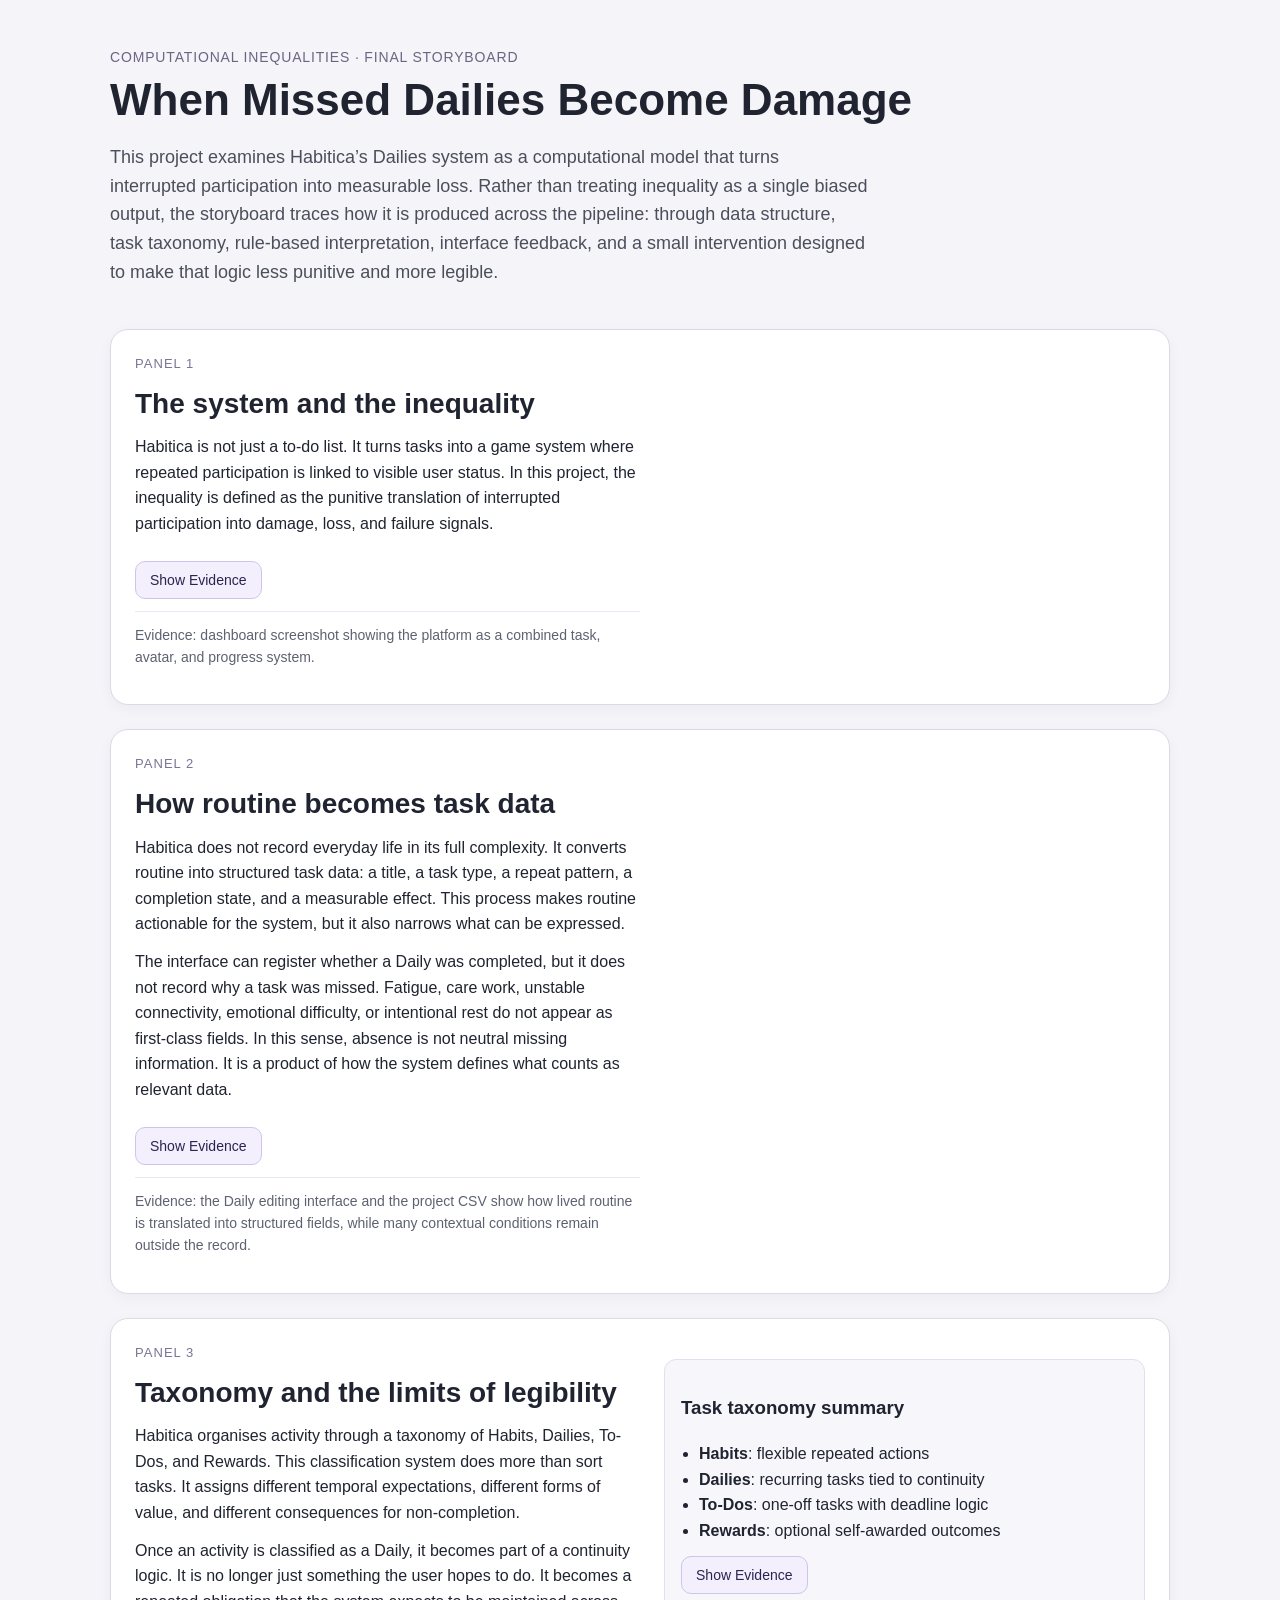
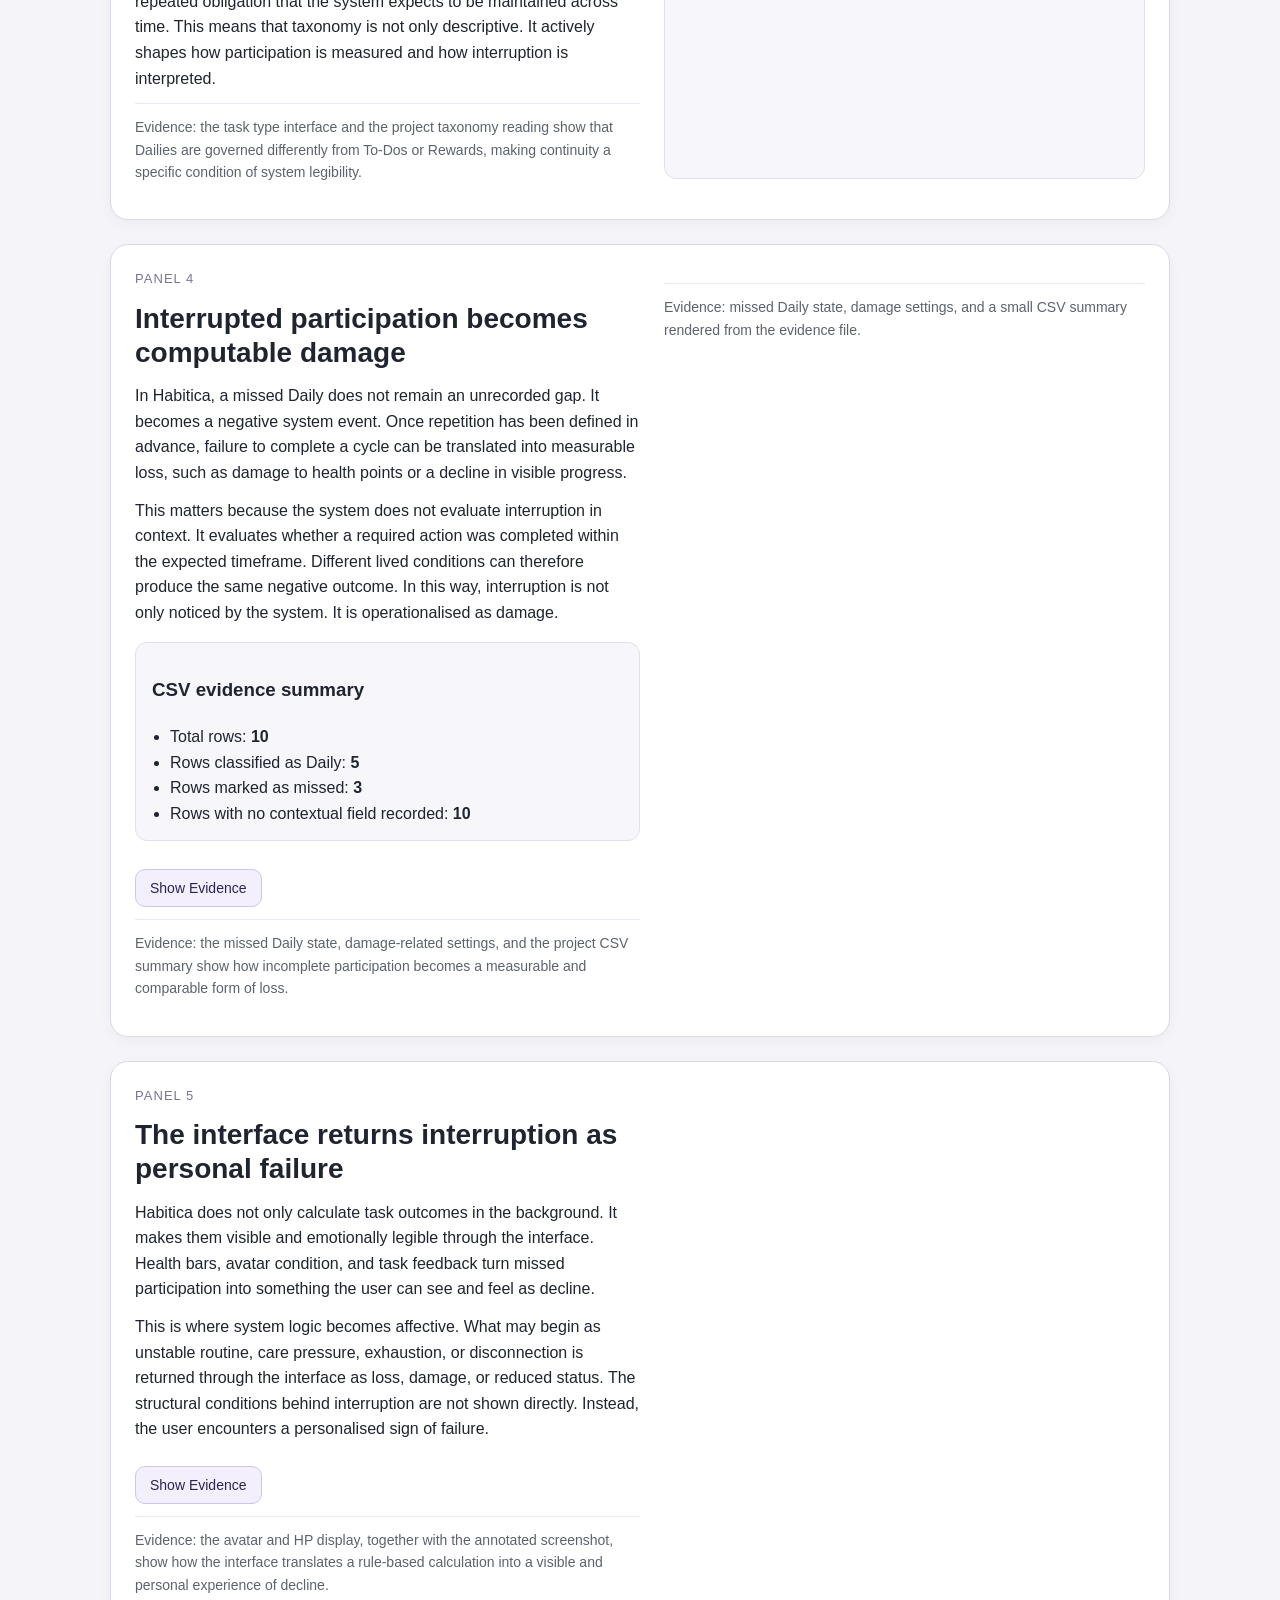
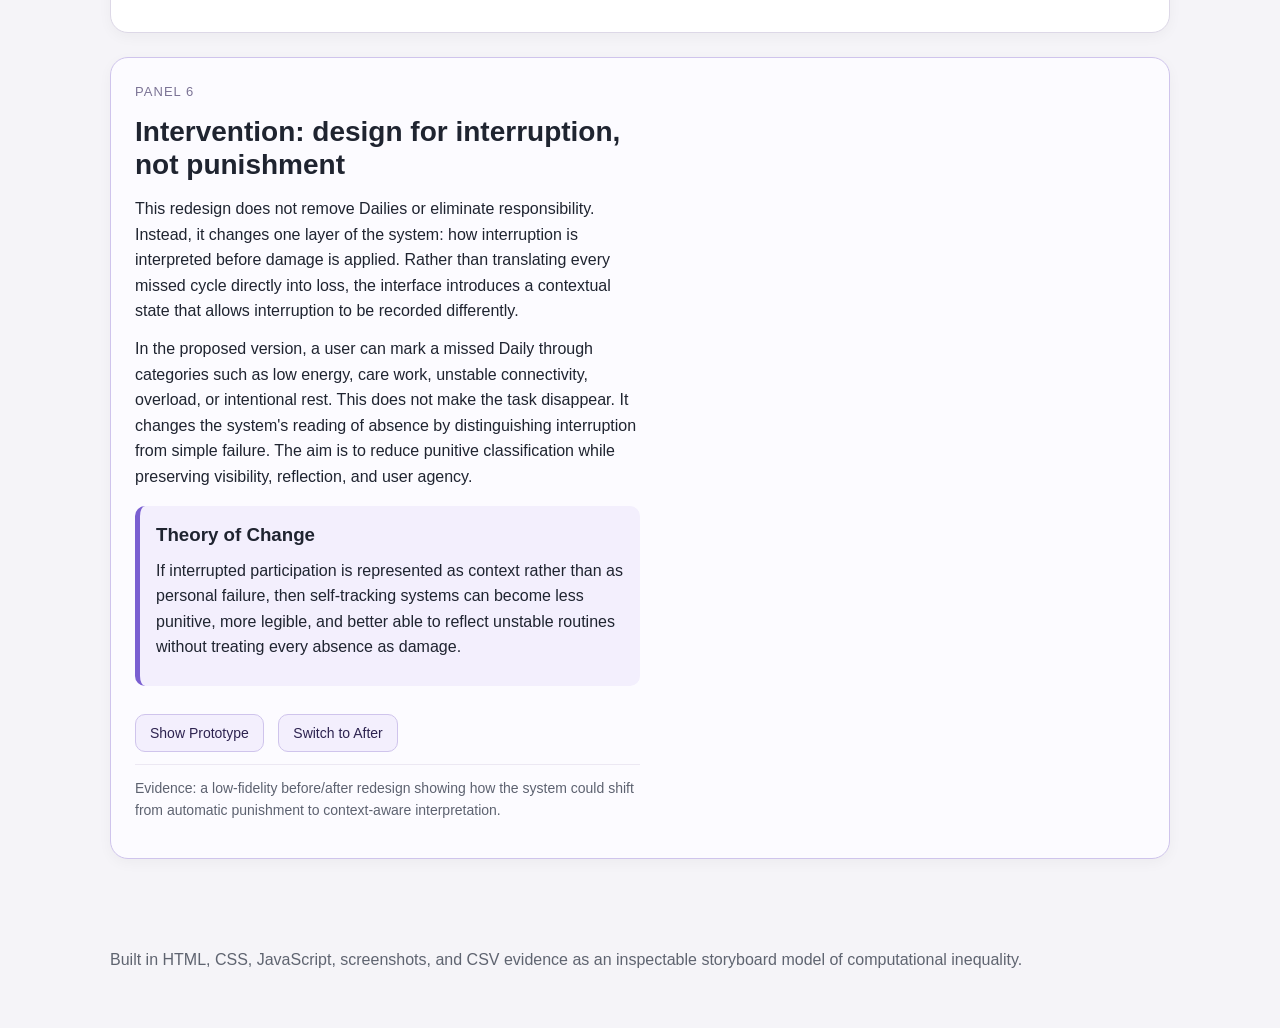
<file: index.html>
<!DOCTYPE html>
<html lang="en">
<head>
    <meta charset="UTF-8" />
    <meta name="viewport" content="width=device-width, initial-scale=1.0" />
    <title>When Missed Dailies Become Damage</title>
    <link rel="stylesheet" href="style.css" />
</head>
<body>
    <header class="site-header">
    <p class="eyebrow">Computational Inequalities · Final Storyboard</p>
    <h1>When Missed Dailies Become Damage</h1>
    <p class="intro">
    This project examines Habitica’s Dailies system as a computational model that turns interrupted participation into measurable loss. Rather than
    treating inequality as a single biased output, the storyboard traces how it is produced across the pipeline: through data structure, task taxonomy,
    rule-based interpretation, interface feedback, and a small intervention designed to make that logic less punitive and more legible.
    </p>
</header>

    <main class="storyboard">
    <section class="panel">
        <div class="panel-text">
        <p class="panel-number">Panel 1</p>
        <h2>The system and the inequality</h2>
        <p>
            Habitica is not just a to-do list. It turns tasks into a game system where repeated participation is linked to visible user status. In this project, the inequality is defined as the punitive translation of interrupted participation into damage, loss, and failure signals.
        </p>
        <button class="toggle-btn" data-target="evidence-1">Show Evidence</button>
        <p class="caption">
            Evidence: dashboard screenshot showing the platform as a combined task, avatar, and progress system.
        </p>
        </div>
        <div class="panel-media hidden-panel" id="evidence-1">
    <img src="00_evidence/screenshots/01_dashboard.png" alt="Habitica dashboard notes" />
</div>
    </section>

    <section class="panel">
        <div class="panel-text">
    <p class="panel-number">Panel 2</p>
    <h2>How routine becomes task data</h2>
    <p>
    Habitica does not record everyday life in its full complexity. It converts
    routine into structured task data: a title, a task type, a repeat pattern,
    a completion state, and a measurable effect. This process makes routine
    actionable for the system, but it also narrows what can be expressed.
    </p>
    <p>
    The interface can register whether a Daily was completed, but it does not
    record why a task was missed. Fatigue, care work, unstable connectivity,
    emotional difficulty, or intentional rest do not appear as first-class
    fields. In this sense, absence is not neutral missing information. It is a
    product of how the system defines what counts as relevant data.
    </p>
    <button class="toggle-btn" data-target="evidence-2">Show Evidence</button>
    <p class="caption">
    Evidence: the Daily editing interface and the project CSV show how lived
    routine is translated into structured fields, while many contextual
    conditions remain outside the record.
    </p>
</div>
        <div class="panel-media two-up hidden-panel" id="evidence-2">
        <img src="00_evidence/screenshots/03_edit_daily.png" alt="Edit Daily interface screenshot" />
        <img src="00_evidence/screenshots/02_dailies_list.png" alt="Dailies list screenshot" />
        </div>
    </section>

    <section class="panel">
        <div class="panel-text">
    <p class="panel-number">Panel 3</p>
    <h2>Taxonomy and the limits of legibility</h2>
    <p>
    Habitica organises activity through a taxonomy of Habits, Dailies, To-Dos,
    and Rewards. This classification system does more than sort tasks. It
    assigns different temporal expectations, different forms of value, and
    different consequences for non-completion.
    </p>
    <p>
    Once an activity is classified as a Daily, it becomes part of a continuity
    logic. It is no longer just something the user hopes to do. It becomes a
    repeated obligation that the system expects to be maintained across time.
    This means that taxonomy is not only descriptive. It actively shapes how
    participation is measured and how interruption is interpreted.
    </p>
    <p class="caption">
    Evidence: the task type interface and the project taxonomy reading show that
    Dailies are governed differently from To-Dos or Rewards, making continuity
    a specific condition of system legibility.
    </p>
</div>
        <div class="panel-media hidden-panel" id="evidence-3">
        <img src="00_evidence/screenshots/05_task_types.png" alt="Task types screenshot" />
        </div>
        <div class="mini-stats">
    <h3>Task taxonomy summary</h3>
    <ul>
    <li><strong>Habits</strong>: flexible repeated actions</li>
    <li><strong>Dailies</strong>: recurring tasks tied to continuity</li>
    <li><strong>To-Dos</strong>: one-off tasks with deadline logic</li>
    <li><strong>Rewards</strong>: optional self-awarded outcomes</li>
    </ul>
    <button class="toggle-btn" data-target="evidence-3">Show Evidence</button>
</div>
    </section>

    <section class="panel">
        <div class="panel-text">
    <p class="panel-number">Panel 4</p>
    <h2>Interrupted participation becomes computable damage</h2>
    <p>
    In Habitica, a missed Daily does not remain an unrecorded gap. It becomes a
    negative system event. Once repetition has been defined in advance, failure
    to complete a cycle can be translated into measurable loss, such as damage
    to health points or a decline in visible progress.
    </p>
    <p>
    This matters because the system does not evaluate interruption in context.
    It evaluates whether a required action was completed within the expected
    timeframe. Different lived conditions can therefore produce the same
    negative outcome. In this way, interruption is not only noticed by the
    system. It is operationalised as damage.
    </p>
    <div class="mini-stats" id="csv-summary">
    <p>Loading CSV summary…</p>
    </div>
    <button class="toggle-btn" data-target="evidence-4">Show Evidence</button>
    <p class="caption">
    Evidence: the missed Daily state, damage-related settings, and the project
    CSV summary show how incomplete participation becomes a measurable and
    comparable form of loss.
    </p>
</div>
        <p class="caption">
            Evidence: missed Daily state, damage settings, and a small CSV summary
            rendered from the evidence file.
        </p>
        </div>
        <div class="panel-media two-up hidden-panel" id="evidence-4">
        <img src="00_evidence/screenshots/07_missed_daily_state.png" alt="Missed daily state screenshot" />
        <img src="00_evidence/screenshots/06_settings_pause_damage.jpg" alt="Pause damage setting screenshot" />
        </div>
    </section>

    <section class="panel">
        <div class="panel-text">
    <p class="panel-number">Panel 5</p>
    <h2>The interface returns interruption as personal failure</h2>
    <p>
    Habitica does not only calculate task outcomes in the background. It makes
    them visible and emotionally legible through the interface. Health bars,
    avatar condition, and task feedback turn missed participation into
    something the user can see and feel as decline.
    </p>
    <p>
    This is where system logic becomes affective. What may begin as unstable
    routine, care pressure, exhaustion, or disconnection is returned through
    the interface as loss, damage, or reduced status. The structural conditions
    behind interruption are not shown directly. Instead, the user encounters a
    personalised sign of failure.
    </p>
    <button class="toggle-btn" data-target="evidence-5">Show Evidence</button>
    <p class="caption">
    Evidence: the avatar and HP display, together with the annotated screenshot,
    show how the interface translates a rule-based calculation into a visible
    and personal experience of decline.
    </p>
</div>
        <div class="panel-media two-up hidden-panel" id="evidence-5">
        <img src="00_evidence/screenshots/04_avatar_hp.jpg" alt="Avatar and HP screenshot" />
        <img src="00_evidence/screenshots/08_notes.png" alt="Annotated screenshot" />
        </div>
    </section>
    <section class="panel intervention">
  <div class="panel-text">
    <p class="panel-number">Panel 6</p>
    <h2>Intervention: design for interruption, not punishment</h2>
    <p>
      This redesign does not remove Dailies or eliminate responsibility. Instead,
      it changes one layer of the system: how interruption is interpreted before
      damage is applied. Rather than translating every missed cycle directly into
      loss, the interface introduces a contextual state that allows interruption
      to be recorded differently.
    </p>
    <p>
      In the proposed version, a user can mark a missed Daily through categories
      such as low energy, care work, unstable connectivity, overload, or
      intentional rest. This does not make the task disappear. It changes the
      system's reading of absence by distinguishing interruption from simple
      failure. The aim is to reduce punitive classification while preserving
      visibility, reflection, and user agency.
    </p>
    <div class="toc-box">
      <h3>Theory of Change</h3>
      <p>
        If interrupted participation is represented as context rather than as
        personal failure, then self-tracking systems can become less punitive,
        more legible, and better able to reflect unstable routines without
        treating every absence as damage.
      </p>
    </div>
    <button class="toggle-btn" data-target="evidence-6">Show Prototype</button>
    <button class="switch-btn" id="switch-mode-btn">Switch to After</button>
    <p class="caption">
      Evidence: a low-fidelity before/after redesign showing how the system could
      shift from automatic punishment to context-aware interpretation.
    </p>
  </div>

  <div class="panel-media hidden-panel" id="evidence-6">
    <div class="before-after">
      <div class="mock-card" id="before-card">
        <h3>Before</h3>
        <p><strong>Missed Daily</strong></p>
        <p>Status: HP damage applied automatically</p>
        <p>System reading: continuity has failed</p>
        <p>User experience: loss is personalized as decline</p>
      </div>
      <div class="mock-card hidden-panel" id="after-card">
        <h3>After</h3>
        <p><strong>Interrupted Daily</strong></p>
        <p>Status: context logged before penalty</p>
        <p>System reading: absence is differentiated</p>
        <p>User experience: interruption is visible without immediate punishment</p>
      </div>
    </div>
  </div>
</section>
    </main>

    <footer class="site-footer">
    <p>
    Built in HTML, CSS, JavaScript, screenshots, and CSV evidence as an
    inspectable storyboard model of computational inequality.
    </p>
</footer>

    <script src="script.js"></script>
</body>
</html>
</file>
<file: style.css>
* {
    box-sizing: border-box;
}

body {
    margin: 0;
    font-family: Arial, Helvetica, sans-serif;
    color: #1f2430;
    background: #f5f4f8;
    line-height: 1.6;
}

.site-header,
.site-footer {
    max-width: 1100px;
    margin: 0 auto;
    padding: 32px 20px 16px;
}

.eyebrow {
    font-size: 14px;
    text-transform: uppercase;
    letter-spacing: 0.06em;
    color: #6c6484;
    margin-bottom: 8px;
}

h1 {
    font-size: 44px;
    line-height: 1.1;
    margin: 0 0 12px;
}

.intro {
    max-width: 760px;
    font-size: 18px;
    color: #4b4f5c;
}

.storyboard {
    max-width: 1100px;
    margin: 0 auto;
    padding: 8px 20px 48px;
}

.panel {
    display: grid;
    grid-template-columns: 1.05fr 1fr;
    gap: 24px;
    background: #ffffff;
    border: 1px solid #ddd8e7;
    border-radius: 18px;
    padding: 24px;
    margin-bottom: 24px;
    box-shadow: 0 4px 14px rgba(0, 0, 0, 0.04);
}

.panel-number {
    font-size: 13px;
    text-transform: uppercase;
    letter-spacing: 0.08em;
    color: #7b7395;
    margin: 0 0 6px;
}

.panel h2 {
    font-size: 28px;
    margin-top: 0;
    margin-bottom: 14px;
    line-height: 1.2;
}

.panel-text p {
    margin-top: 0;
    margin-bottom: 12px;
}

.caption {
    font-size: 14px;
    color: #5d6270;
    border-top: 1px solid #ece8f3;
    padding-top: 12px;
}

.panel-media {
    display: flex;
    align-items: center;
    justify-content: center;
}

.panel-media img {
    width: 100%;
    max-height: 460px;
    object-fit: contain;
    border: 1px solid #e8e3ef;
    border-radius: 12px;
    background: #faf9fc;
}

.two-up {
    display: grid;
    grid-template-columns: 1fr;
    gap: 14px;
}

.mini-stats {
    background: #f7f6fb;
    border: 1px solid #e3def0;
    border-radius: 12px;
    padding: 14px 16px;
    margin: 16px 0;
}

.mini-stats ul {
    margin: 8px 0 0;
    padding-left: 18px;
}

.intervention {
    border-color: #cfc4ec;
    background: #fcfbff;
}

.toc-box {
    background: #f3effd;
    border-left: 5px solid #7a5fd1;
    padding: 14px 16px;
    border-radius: 10px;
    margin: 16px 0;
}

.toc-box h3 {
    margin-top: 0;
    margin-bottom: 8px;
}

.before-after {
    display: grid;
    grid-template-columns: 1fr 1fr;
    gap: 16px;
    width: 100%;
}

.mock-card {
    border: 1px solid #ddd8e7;
    border-radius: 14px;
    padding: 18px;
    background: #ffffff;
    min-height: 200px;
}

.mock-card h3 {
    margin-top: 0;
}

.site-footer {
    padding-top: 0;
    padding-bottom: 40px;
    color: #5f6470;
}

@media (max-width: 860px) {
    .panel {
    grid-template-columns: 1fr;
    }

    .before-after {
    grid-template-columns: 1fr;
    }

    h1 {
    font-size: 34px;
    }

    .panel h2 {
    font-size: 24px;
    }
}
.hidden-panel {
  display: none;
}

.toggle-btn,
.switch-btn {
  margin: 12px 10px 12px 0;
  padding: 10px 14px;
  border: 1px solid #cfc4ec;
  border-radius: 10px;
  background: #f3effd;
  color: #2d2350;
  cursor: pointer;
  font-size: 14px;
}

.toggle-btn:hover,
.switch-btn:hover {
  background: #e8e0fb;
}

.toggle-btn.active,
.switch-btn.active {
  background: #dcd0fb;
}
</file>
